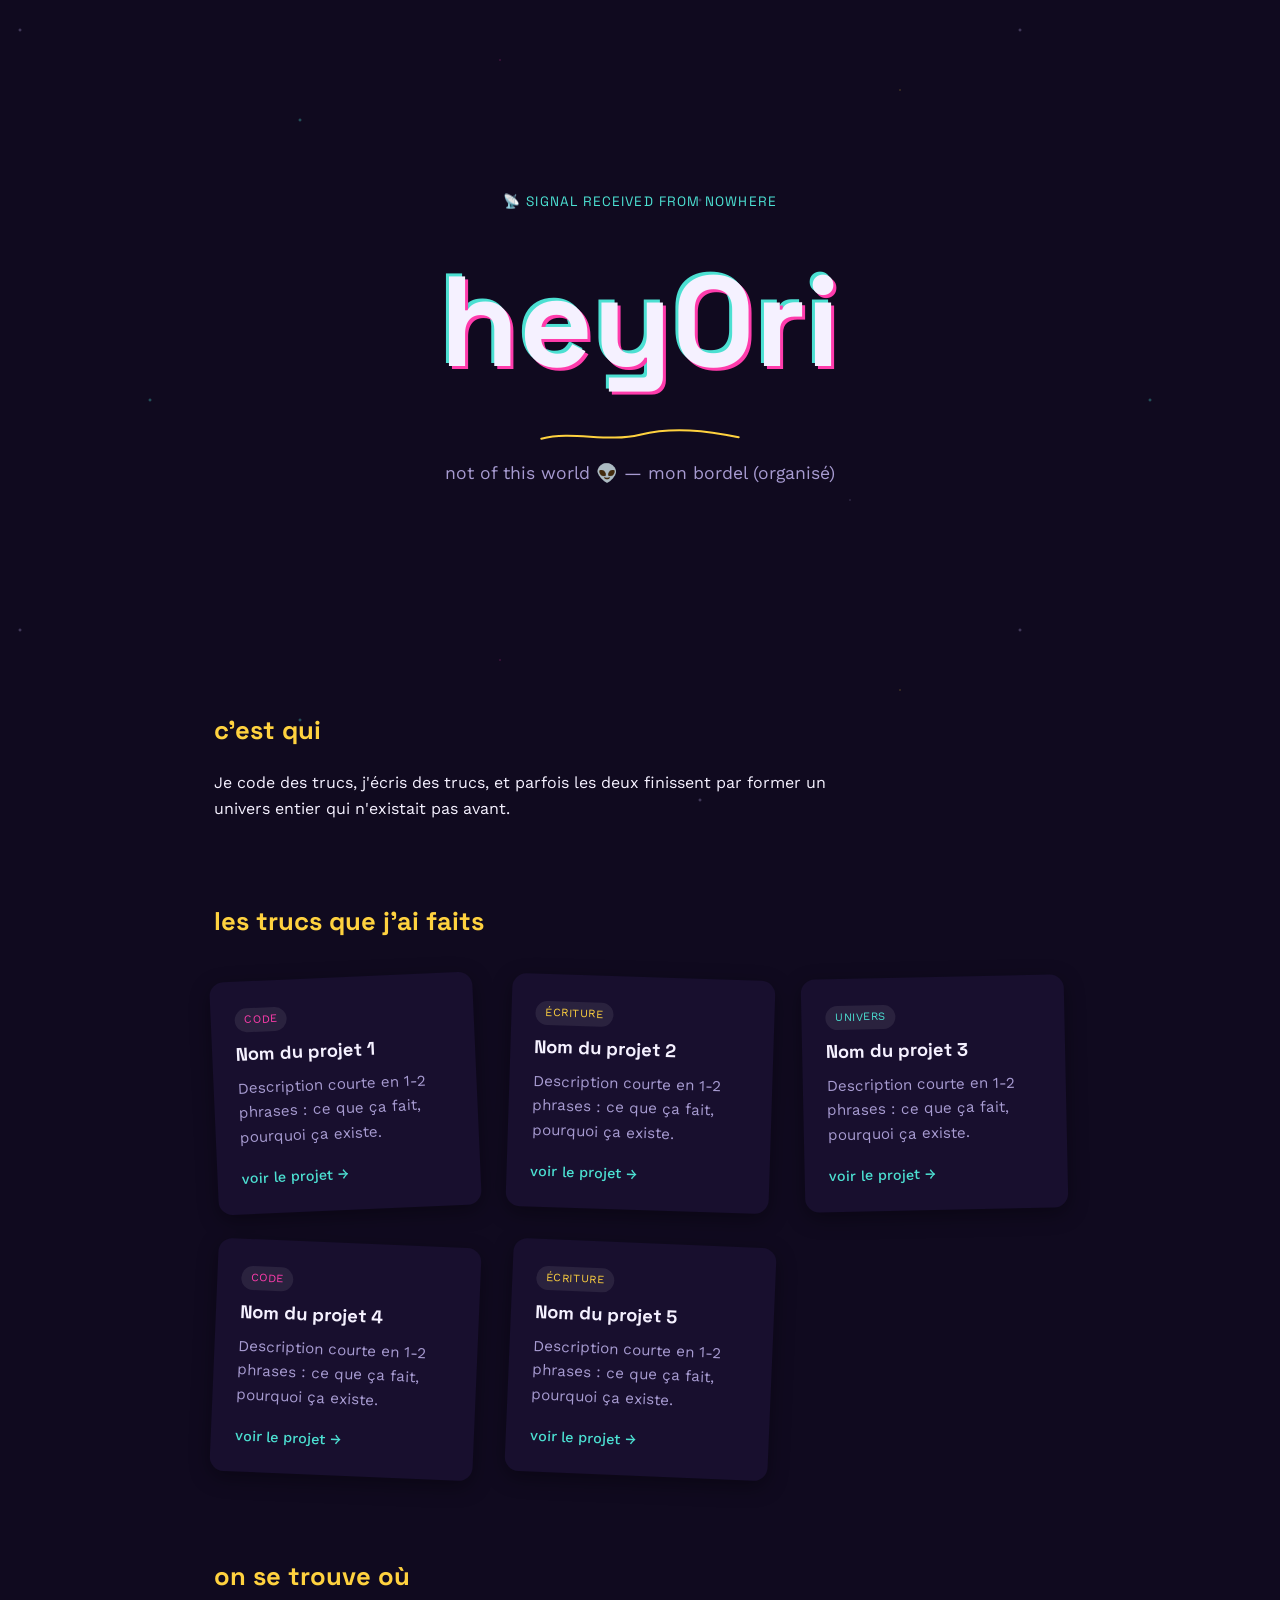
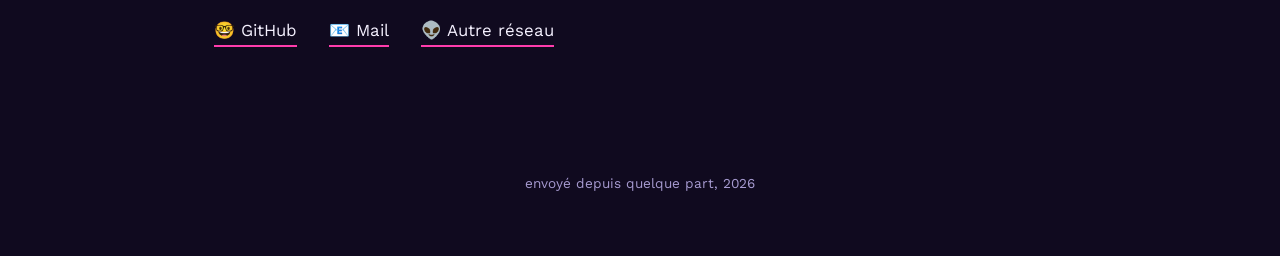
<file: index.html>
<!DOCTYPE html>
<html lang="fr">
<head>
<meta name="google-site-verification" content="Oix1mg4lxbTpJsJGD_FUy_ixNES-t7i5CgQKl4-xIgs" />
<meta charset="UTF-8">
<meta name="viewport" content="width=device-width, initial-scale=1.0">
<title>hey0ri</title>
<meta name="description" content="Portfolio de hey0ri : mon bordel">
<link rel="preconnect" href="https://fonts.googleapis.com">
<link rel="preconnect" href="https://fonts.gstatic.com" crossorigin>
<link href="https://fonts.googleapis.com/css2?family=Space+Grotesk:wght@400;500;700&family=Work+Sans:wght@400;500;600&display=swap" rel="stylesheet">
<link rel="stylesheet" href="style.css">
</head>
<body>

  <!-- fond étoilé -->
  <div class="stars" aria-hidden="true"></div>

  <header class="hero">
    <p class="eyebrow">📡 Signal received from nowhere</p>
    <h1 class="glitch-title" data-text="hey0ri">hey0ri</h1>
    <svg class="scribble" viewBox="0 0 300 20" aria-hidden="true">
      <path d="M2 14 C 50 2, 100 20, 150 8 S 250 2, 298 12" />
    </svg>
    <p class="tagline">not of this world 👽 — mon bordel (organisé)</p>
  </header>

  <main>

    <section class="about" id="about">
      <h2>c'est qui</h2>
      <p>
        Je code des trucs, j'écris des trucs, et parfois les deux finissent par former un univers entier
        qui n'existait pas avant.
      </p>
    </section>

    <section class="projects" id="projects">
      <h2>les trucs que j'ai faits</h2>
      <p class="section-note">
        <!-- TODO : ajouter les projets au fur et à mesure. -->
      </p>

      <div class="project-grid">

        <article class="project-card tilt-1" data-tag="code">
          <span class="tag">code</span>
          <h3>Nom du projet 1</h3>
          <p>Description courte en 1-2 phrases : ce que ça fait, pourquoi ça existe.</p>
          <a href="#" target="_blank" rel="noopener">voir le projet →</a>
        </article>

        <article class="project-card tilt-2" data-tag="ecriture">
          <span class="tag">écriture</span>
          <h3>Nom du projet 2</h3>
          <p>Description courte en 1-2 phrases : ce que ça fait, pourquoi ça existe.</p>
          <a href="#" target="_blank" rel="noopener">voir le projet →</a>
        </article>

        <article class="project-card tilt-3" data-tag="univers">
          <span class="tag">univers</span>
          <h3>Nom du projet 3</h3>
          <p>Description courte en 1-2 phrases : ce que ça fait, pourquoi ça existe.</p>
          <a href="#" target="_blank" rel="noopener">voir le projet →</a>
        </article>

        <article class="project-card tilt-4" data-tag="code">
          <span class="tag">code</span>
          <h3>Nom du projet 4</h3>
          <p>Description courte en 1-2 phrases : ce que ça fait, pourquoi ça existe.</p>
          <a href="#" target="_blank" rel="noopener">voir le projet →</a>
        </article>

        <article class="project-card tilt-4" data-tag="ecriture">
          <span class="tag">écriture</span>
          <h3>Nom du projet 5</h3>
          <p>Description courte en 1-2 phrases : ce que ça fait, pourquoi ça existe.</p>
          <a href="#" target="_blank" rel="noopener">voir le projet →</a>
        </article>

      </div>
    </section>

    <section class="contact" id="contact">
      <h2>on se trouve où</h2>
      <!-- TODO : rrajouter les réseaux une fois crée (et assumés) -->
      <div class="contact-links">
        <a href="https://github.com/TON-PSEUDO" target="_blank" rel="noopener">🤓 GitHub</a>
        <a href="mailto:hey0ri@proton.me">📧 Mail</a>
        <a href="#" target="_blank" rel="noopener">👽 Autre réseau</a>
      </div>
    </section>

  </main>

  <footer>
    <p>envoyé depuis quelque part, 2026</p>
  </footer>

  <script src="script.js"></script>
</body>
</html>
</file>
<file: style.css>
:root {
  --bg: #100a1f;
  --bg-alt: #180f2e;
  --fg: #f5f1ff;
  --muted: #a79bd1;
  --pink: #ff3cac;
  --yellow: #ffd23f;
  --cyan: #4ce0d2;
  --radius: 14px;
}

* { box-sizing: border-box; }

html { scroll-behavior: smooth; }

body {
  margin: 0;
  background: var(--bg);
  color: var(--fg);
  font-family: 'Work Sans', sans-serif;
  line-height: 1.6;
  overflow-x: hidden;
}

h1, h2, h3, .eyebrow {
  font-family: 'Space Grotesk', sans-serif;
}

/* --- fond étoilé léger --- */
.stars {
  position: fixed;
  inset: 0;
  z-index: -1;
  background-image:
    radial-gradient(2px 2px at 20px 30px, var(--muted), transparent),
    radial-gradient(2px 2px at 300px 120px, var(--cyan), transparent),
    radial-gradient(1px 1px at 500px 60px, var(--pink), transparent),
    radial-gradient(2px 2px at 700px 200px, var(--muted), transparent),
    radial-gradient(1px 1px at 900px 90px, var(--yellow), transparent),
    radial-gradient(2px 2px at 150px 400px, var(--cyan), transparent),
    radial-gradient(1px 1px at 850px 500px, var(--muted), transparent);
  background-repeat: repeat;
  background-size: 1000px 600px;
  opacity: 0.5;
}

/* --- hero --- */
.hero {
  min-height: 70vh;
  display: flex;
  flex-direction: column;
  align-items: center;
  justify-content: center;
  text-align: center;
  padding: 6rem 1.5rem 3rem;
}

.eyebrow {
  color: var(--cyan);
  letter-spacing: 0.08em;
  text-transform: uppercase;
  font-size: 0.85rem;
  margin: 0 0 0.5rem;
}

.glitch-title {
  font-size: clamp(3.5rem, 12vw, 8rem);
  font-weight: 700;
  margin: 0;
  color: var(--fg);
  position: relative;
  text-shadow:
    3px 3px 0 var(--pink),
    -3px -3px 0 var(--cyan);
}

.scribble {
  width: 200px;
  height: 14px;
  margin: 0.25rem 0 1rem;
}
.scribble path {
  fill: none;
  stroke: var(--yellow);
  stroke-width: 3;
  stroke-linecap: round;
}

.tagline {
  color: var(--muted);
  font-size: 1.1rem;
  max-width: 32rem;
  margin: 0;
}

/* --- sections génériques --- */
main {
  max-width: 900px;
  margin: 0 auto;
  padding: 0 1.5rem;
}

section {
  margin: 5rem 0;
}

section h2 {
  font-size: 1.6rem;
  color: var(--yellow);
  margin-bottom: 1.2rem;
}

.about p {
  color: var(--fg);
  max-width: 40rem;
}

.section-note {
  margin: 0 0 1rem;
}

/* --- projets : cartes stickers --- */
.project-grid {
  display: grid;
  grid-template-columns: repeat(auto-fit, minmax(240px, 1fr));
  gap: 2rem;
  padding-top: 1rem;
}

.project-card {
  background: var(--bg-alt);
  border-radius: var(--radius);
  padding: 1.5rem;
  position: relative;
  transition: transform 0.25s ease, box-shadow 0.25s ease;
  box-shadow: 0 6px 20px rgba(0,0,0,0.35);
}

.project-card:hover {
  transform: rotate(0deg) scale(1.03) translateY(-4px);
  box-shadow: 0 10px 30px rgba(0,0,0,0.5);
}

.tilt-1 { transform: rotate(-2.5deg); }
.tilt-2 { transform: rotate(1.8deg); }
.tilt-3 { transform: rotate(-1.2deg); }
.tilt-4 { transform: rotate(2.4deg); }

.project-card h3 {
  margin: 0.4rem 0 0.5rem;
  font-size: 1.15rem;
}

.project-card p {
  color: var(--muted);
  font-size: 0.95rem;
  margin: 0 0 1rem;
}

.project-card a {
  color: var(--cyan);
  text-decoration: none;
  font-weight: 500;
  font-size: 0.9rem;
}
.project-card a:hover { text-decoration: underline; }

.tag {
  display: inline-block;
  font-size: 0.7rem;
  text-transform: uppercase;
  letter-spacing: 0.05em;
  padding: 0.2rem 0.6rem;
  border-radius: 999px;
  background: rgba(255,255,255,0.08);
  color: var(--pink);
}

.project-card[data-tag="ecriture"] .tag { color: var(--yellow); }
.project-card[data-tag="univers"] .tag { color: var(--cyan); }

/* --- contact --- */
.contact-links {
  display: flex;
  flex-wrap: wrap;
  gap: 1rem 2rem;
}

.contact-links a {
  color: var(--fg);
  text-decoration: none;
  font-size: 1.05rem;
  border-bottom: 2px solid var(--pink);
  padding-bottom: 2px;
  transition: color 0.2s ease, border-color 0.2s ease;
}

.contact-links a:hover {
  color: var(--yellow);
  border-color: var(--yellow);
}

footer {
  text-align: center;
  color: var(--muted);
  font-size: 0.85rem;
  padding: 2rem 1rem 3rem;
}

/* --- accessibilité : focus visible & réduction de mouvement --- */
a:focus-visible, .project-card:focus-visible {
  outline: 2px solid var(--cyan);
  outline-offset: 3px;
}

@media (prefers-reduced-motion: reduce) {
  html { scroll-behavior: auto; }
  .project-card { transition: none; }
}

@media (max-width: 480px) {
  .hero { padding-top: 4rem; }
}
</file>
